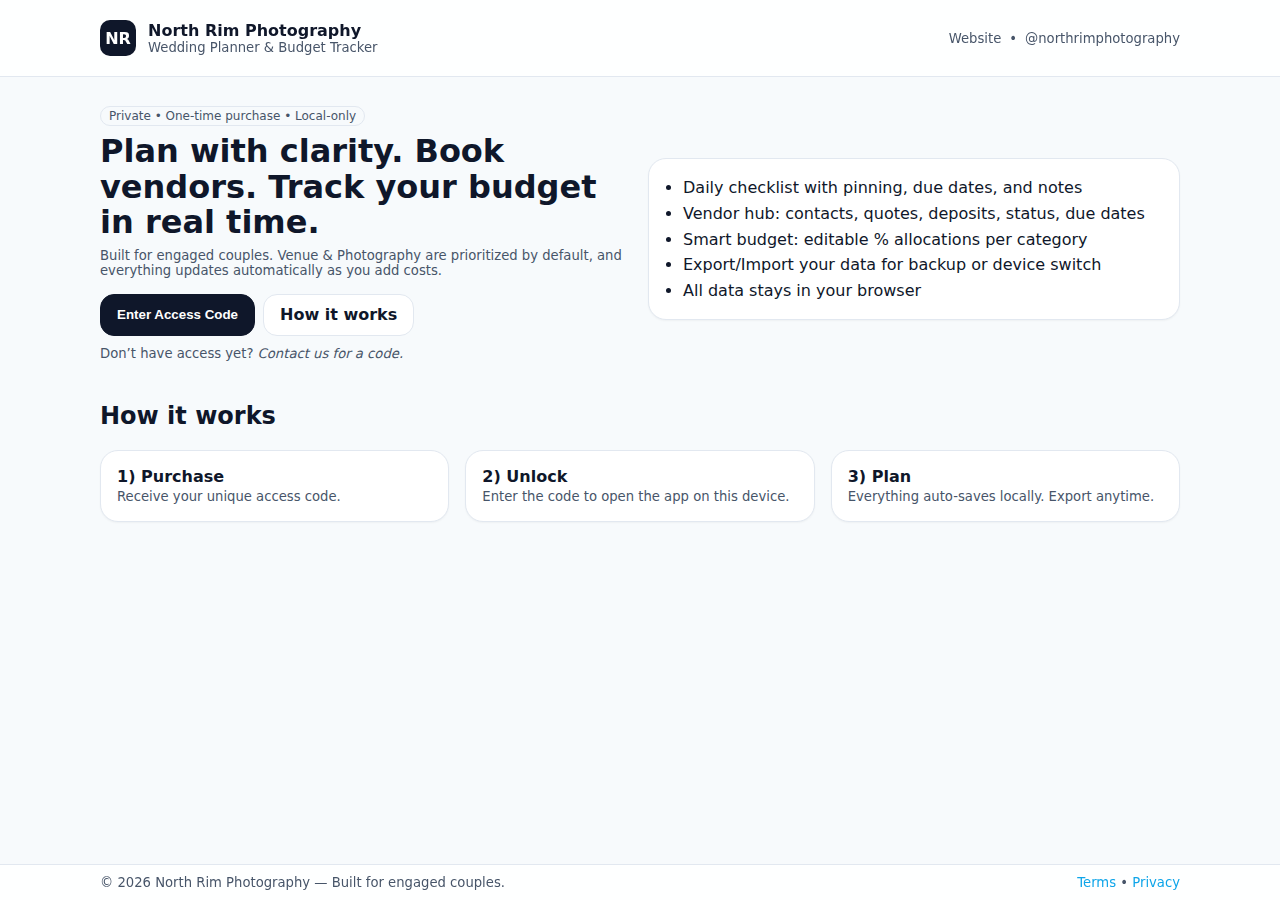
<file: wedding-planner-northrim/index.html>
<!doctype html>
<html lang="en">
<head>
  <meta charset="utf-8" />
  <meta name="viewport" content="width=device-width, initial-scale=1" />
  <title>North Rim Photography — Wedding Planner</title>
  <link rel="icon" type="image/svg+xml" href="./assets/favicon.svg" />
  <link rel="stylesheet" href="./styles.css" />
  <meta name="description" content="A simple, private wedding planning and budget tracker by North Rim Photography." />
</head>
<body>
  <header class="header">
    <div class="container" style="display:flex;align-items:center;gap:16px;justify-content:space-between">
      <div class="brand">
        <div class="logo">NR</div>
        <div>
          <div style="font-weight:800">North Rim Photography</div>
          <div class="small">Wedding Planner & Budget Tracker</div>
        </div>
      </div>
      <nav style="display:flex;gap:8px;align-items:center">
        <a class="small" href="https://northrimphotography.com" target="_blank" rel="noreferrer">Website</a>
        <span class="small">•</span>
        <a class="small" href="https://instagram.com/northrimphotography" target="_blank" rel="noreferrer">@northrimphotography</a>
      </nav>
    </div>
  </header>

  <main class="container" style="padding-top:28px;padding-bottom:96px">
    <div class="grid grid-2" style="align-items:center">
      <div>
        <div class="badge">Private • One-time purchase • Local-only</div>
        <h1 style="font-size:2rem;line-height:1.1;margin:.5rem 0 0">Plan with clarity. Book vendors. Track your budget in real time.</h1>
        <p class="small" style="margin:.5rem 0 1rem">Built for engaged couples. Venue & Photography are prioritized by default, and everything updates automatically as you add costs.</p>
        <div style="display:flex;gap:8px;flex-wrap:wrap">
          <button class="btn" onclick="openGate()">Enter Access Code</button>
          <a class="btn light" href="#how-it-works">How it works</a>
        </div>
        <p class="small" style="margin-top:10px">Don’t have access yet? <em>Contact us for a code.</em></p>
      </div>
      <div class="card">
        <ul style="margin:0;padding-left:18px;line-height:1.6">
          <li>Daily checklist with pinning, due dates, and notes</li>
          <li>Vendor hub: contacts, quotes, deposits, status, due dates</li>
          <li>Smart budget: editable % allocations per category</li>
          <li>Export/Import your data for backup or device switch</li>
          <li>All data stays in your browser</li>
        </ul>
      </div>
    </div>

    <section id="how-it-works" style="margin-top:28px">
      <h2>How it works</h2>
      <div class="grid grid-3">
        <div class="card"><strong>1) Purchase</strong><br/><span class="small">Receive your unique access code.</span></div>
        <div class="card"><strong>2) Unlock</strong><br/><span class="small">Enter the code to open the app on this device.</span></div>
        <div class="card"><strong>3) Plan</strong><br/><span class="small">Everything auto-saves locally. Export anytime.</span></div>
      </div>
    </section>
  </main>

  <footer class="footer">
    <div class="container small" style="display:flex;align-items:center;justify-content:space-between;padding:10px 20px">
      <div>© <span id="yr"></span> North Rim Photography — Built for engaged couples.</div>
      <div><a href="#" onclick="alert('Add your Terms link here.');return false;">Terms</a> • <a href="#" onclick="alert('Add your Privacy link here.');return false;">Privacy</a></div>
    </div>
  </footer>

  <script type="module">
    import { ACCESS } from './config.js';
    document.getElementById('yr').textContent = new Date().getFullYear();
    window.openGate = function(){
      if(!ACCESS.codeRequired){ window.location.href='./index.html'; return; }
      const code = prompt('Enter your access code:');
      if(code && code.trim() === ACCESS.code){
        localStorage.setItem('nrp_weddingplanner_unlocked', '1');
        window.location.href = './app.html';
      }else{
        alert('Invalid code. Please check and try again.');
      }
    };
  </script>
</body>
</html>
</file>
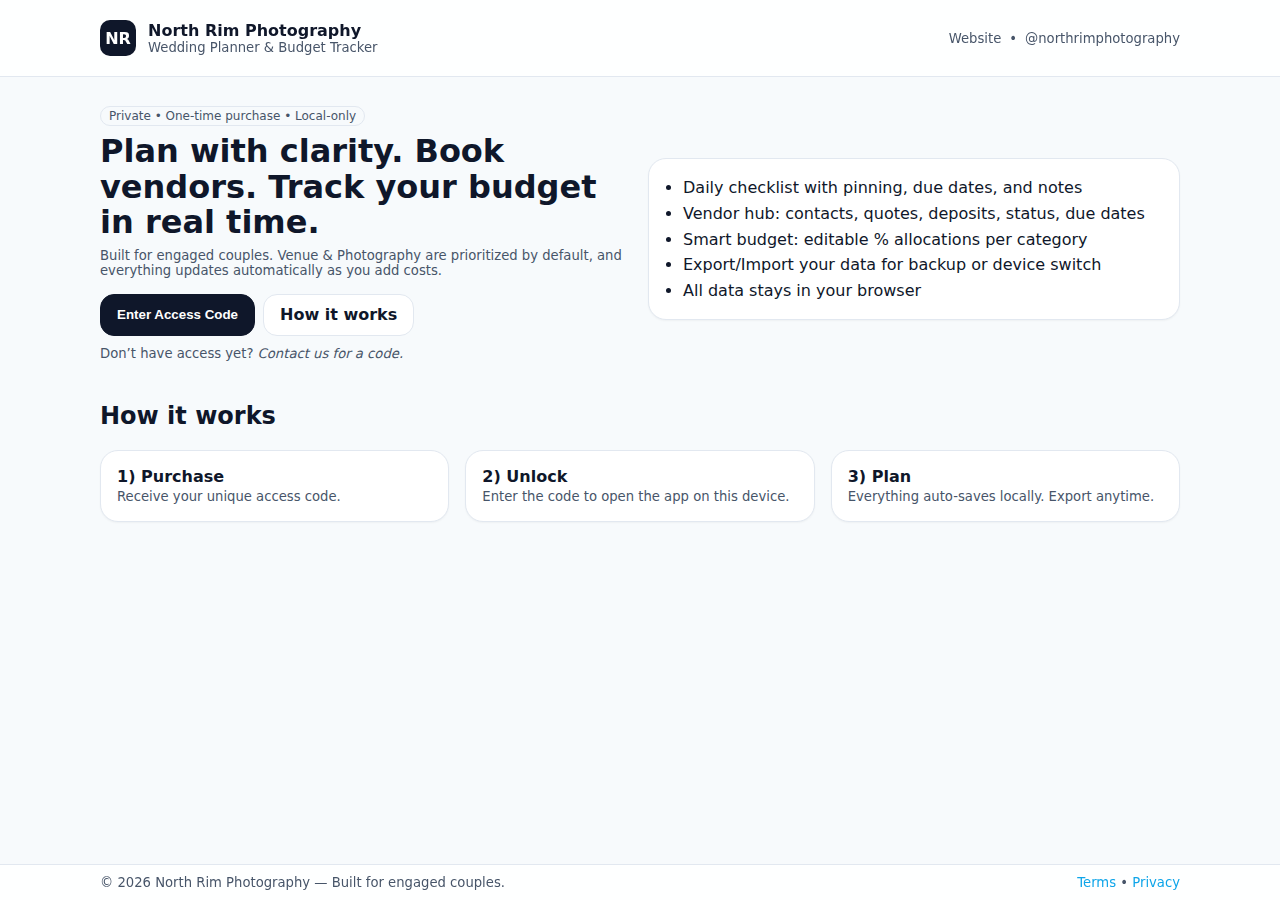
<file: wedding-planner-northrim/landing.html>
<!doctype html>
<html lang="en">
<head>
  <meta charset="utf-8" />
  <meta name="viewport" content="width=device-width, initial-scale=1" />
  <title>North Rim Photography — Wedding Planner</title>
  <link rel="icon" type="image/svg+xml" href="./assets/favicon.svg" />
  <link rel="stylesheet" href="./styles.css" />
  <meta name="description" content="A simple, private wedding planning and budget tracker by North Rim Photography." />
</head>
<body>
  <header class="header">
    <div class="container" style="display:flex;align-items:center;gap:16px;justify-content:space-between">
      <div class="brand">
        <div class="logo">NR</div>
        <div>
          <div style="font-weight:800">North Rim Photography</div>
          <div class="small">Wedding Planner & Budget Tracker</div>
        </div>
      </div>
      <nav style="display:flex;gap:8px;align-items:center">
        <a class="small" href="https://northrimphotography.com" target="_blank" rel="noreferrer">Website</a>
        <span class="small">•</span>
        <a class="small" href="https://instagram.com/northrimphotography" target="_blank" rel="noreferrer">@northrimphotography</a>
      </nav>
    </div>
  </header>

  <main class="container" style="padding-top:28px;padding-bottom:96px">
    <div class="grid grid-2" style="align-items:center">
      <div>
        <div class="badge">Private • One-time purchase • Local-only</div>
        <h1 style="font-size:2rem;line-height:1.1;margin:.5rem 0 0">Plan with clarity. Book vendors. Track your budget in real time.</h1>
        <p class="small" style="margin:.5rem 0 1rem">Built for engaged couples. Venue & Photography are prioritized by default, and everything updates automatically as you add costs.</p>
        <div style="display:flex;gap:8px;flex-wrap:wrap">
          <button class="btn" onclick="openGate()">Enter Access Code</button>
          <a class="btn light" href="#how-it-works">How it works</a>
        </div>
        <p class="small" style="margin-top:10px">Don’t have access yet? <em>Contact us for a code.</em></p>
      </div>
      <div class="card">
        <ul style="margin:0;padding-left:18px;line-height:1.6">
          <li>Daily checklist with pinning, due dates, and notes</li>
          <li>Vendor hub: contacts, quotes, deposits, status, due dates</li>
          <li>Smart budget: editable % allocations per category</li>
          <li>Export/Import your data for backup or device switch</li>
          <li>All data stays in your browser</li>
        </ul>
      </div>
    </div>

    <section id="how-it-works" style="margin-top:28px">
      <h2>How it works</h2>
      <div class="grid grid-3">
        <div class="card"><strong>1) Purchase</strong><br/><span class="small">Receive your unique access code.</span></div>
        <div class="card"><strong>2) Unlock</strong><br/><span class="small">Enter the code to open the app on this device.</span></div>
        <div class="card"><strong>3) Plan</strong><br/><span class="small">Everything auto-saves locally. Export anytime.</span></div>
      </div>
    </section>
  </main>

  <footer class="footer">
    <div class="container small" style="display:flex;align-items:center;justify-content:space-between;padding:10px 20px">
      <div>© <span id="yr"></span> North Rim Photography — Built for engaged couples.</div>
      <div><a href="#" onclick="alert('Add your Terms link here.');return false;">Terms</a> • <a href="#" onclick="alert('Add your Privacy link here.');return false;">Privacy</a></div>
    </div>
  </footer>

  <script type="module">
    import { ACCESS } from './config.js';
    document.getElementById('yr').textContent = new Date().getFullYear();
    window.openGate = function(){
      if(!ACCESS.codeRequired){ window.location.href='./index.html'; return; }
      const code = prompt('Enter your access code:');
      if(code && code.trim() === ACCESS.code){
        localStorage.setItem('nrp_weddingplanner_unlocked', '1');
        window.location.href = './index.html';
      }else{
        alert('Invalid code. Please check and try again.');
      }
    };
  </script>
</body>
</html>
</file>
<file: wedding-planner-northrim/styles.css>
:root{--bg:#0b0c0d;--card:#ffffff;--ink:#0f172a;--sub:#475569;--brand:#0ea5e9;--brand-ink:#0b0c0d;--soft:#e2e8f0}
*{box-sizing:border-box}
html,body{margin:0;padding:0;background:#f7fafc;color:var(--ink);font-family:ui-sans-serif,system-ui,-apple-system,Segoe UI,Roboto,Inter,Arial,"Apple Color Emoji","Segoe UI Emoji"}
a{color:var(--brand);text-decoration:none}a:hover{text-decoration:underline}
.container{max-width:1120px;margin:0 auto;padding:20px}
.btn{display:inline-flex;align-items:center;gap:.5rem;background:var(--ink);color:#fff;border:1px solid var(--ink);padding:.65rem 1rem;border-radius:14px;font-weight:600;cursor:pointer}
.btn.outline{background:#fff;color:var(--ink)}.btn.light{background:#fff;border-color:var(--soft);color:var(--ink)}.btn:hover{opacity:.92}
.badge{display:inline-block;padding:.15rem .5rem;border:1px solid var(--soft);border-radius:999px;font-size:.75rem;color:var(--sub)}
.card{background:#fff;border:1px solid var(--soft);border-radius:18px;box-shadow:0 1px 2px rgba(0,0,0,.04);padding:16px}
.grid{display:grid;gap:16px}.grid-2{grid-template-columns:repeat(2,minmax(0,1fr))}.grid-3{grid-template-columns:repeat(3,minmax(0,1fr))}
.input,select,textarea{width:100%;border:1px solid var(--soft);border-radius:12px;padding:.6rem .8rem;background:#fff}
.table{width:100%;border-collapse:collapse}.table th,.table td{padding:.5rem .5rem;border-top:1px solid var(--soft);text-align:left;font-size:.925rem}
.kpi{border:1px solid var(--soft);padding:.55rem .8rem;border-radius:14px;background:#fff}
.progress{height:8px;background:#e5e7eb;border-radius:999px;overflow:hidden}.progress>div{height:100%;background:var(--ink)}
.header{position:sticky;top:0;background:rgba(255,255,255,.88);backdrop-filter:blur(6px);border-bottom:1px solid var(--soft);z-index:30}
.brand{display:flex;align-items:center;gap:.75rem}.brand .logo{width:36px;height:36px;border-radius:10px;background:var(--ink);display:grid;place-items:center;color:#fff;font-weight:800}
.tabs{display:flex;gap:.5rem;flex-wrap:wrap}.tab{border:1px solid var(--soft);border-radius:16px;background:#fff;padding:.45rem .9rem;font-weight:600;cursor:pointer}.tab.active{background:var(--ink);color:#fff;border-color:var(--ink)}
.footer{position:fixed;bottom:0;left:0;right:0;border-top:1px solid var(--soft);background:rgba(255,255,255,.88);backdrop-filter:blur(6px)}
.small{font-size:.825rem;color:var(--sub)}.hidden{display:none}hr{border:none;border-top:1px solid var(--soft);margin:12px 0}code{background:#f1f5f9;border:1px solid #e2e8f0;border-radius:8px;padding:.2rem .4rem}
</file>
